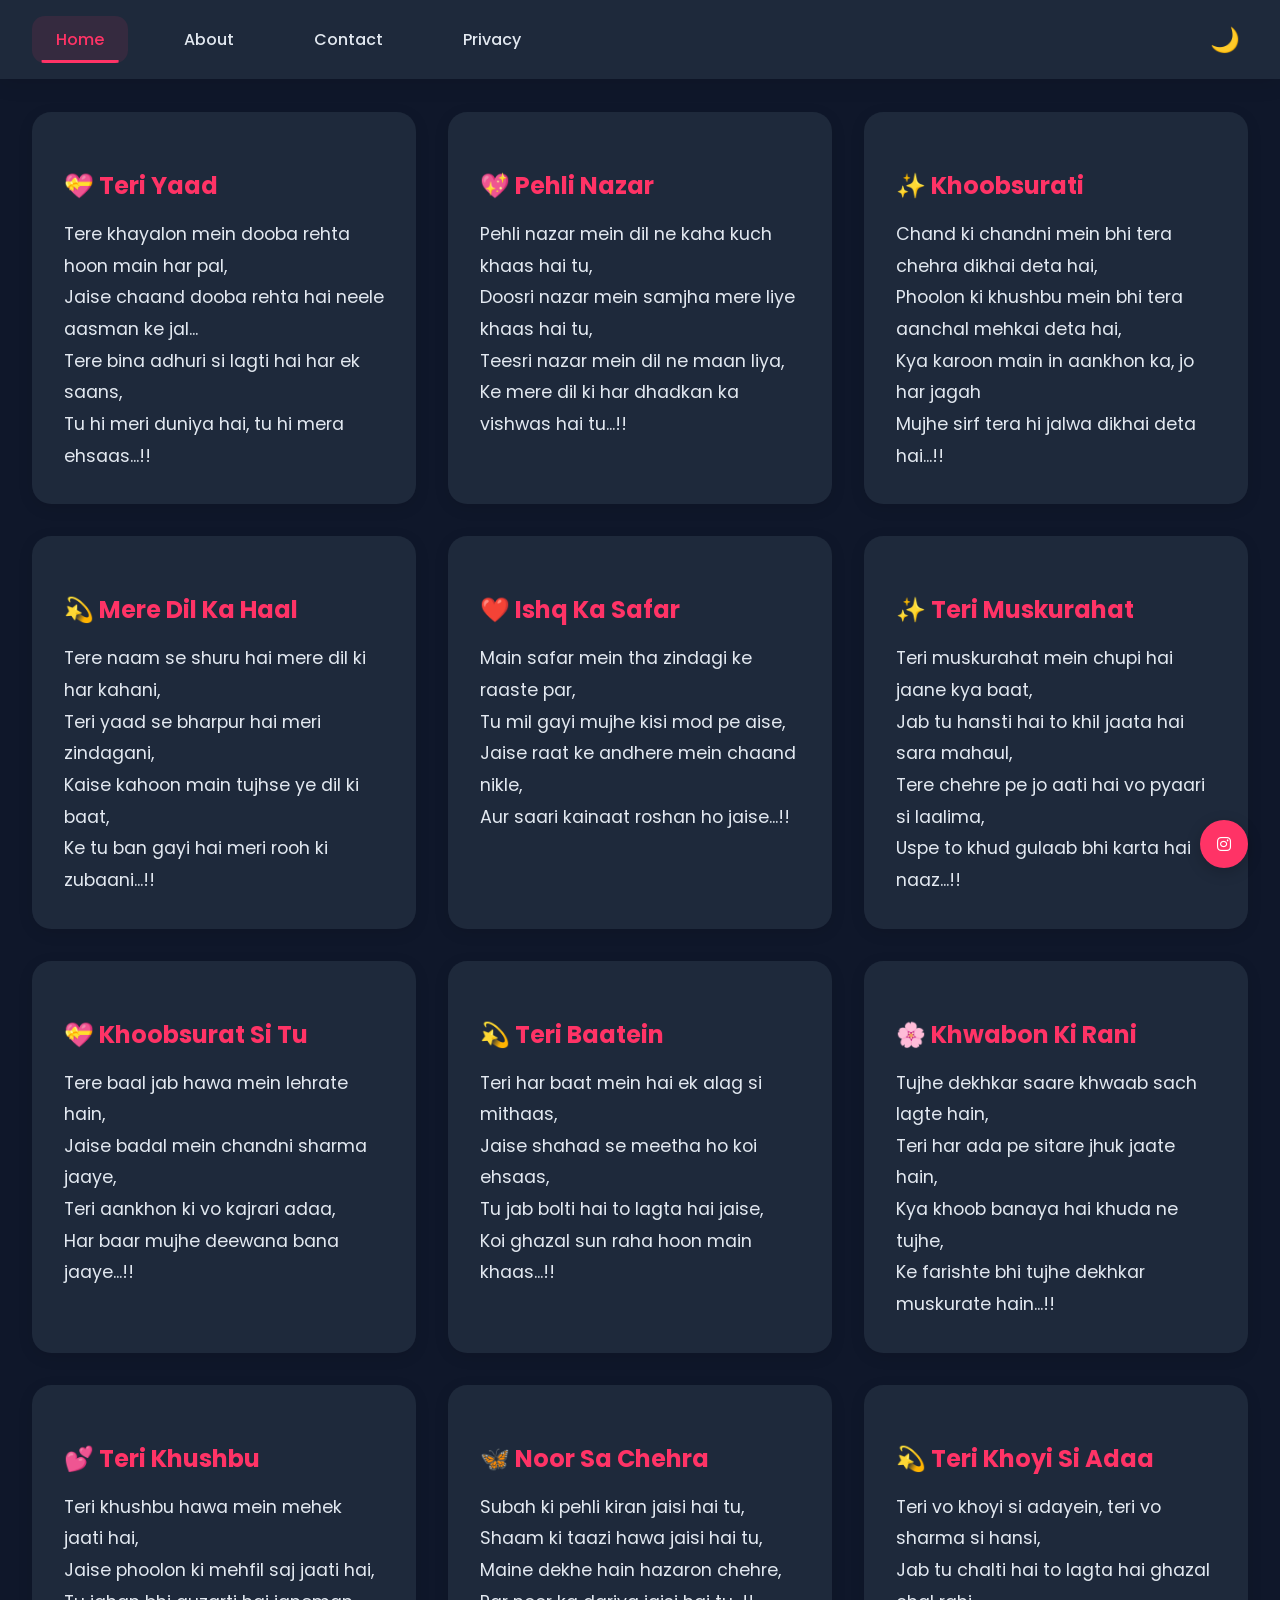
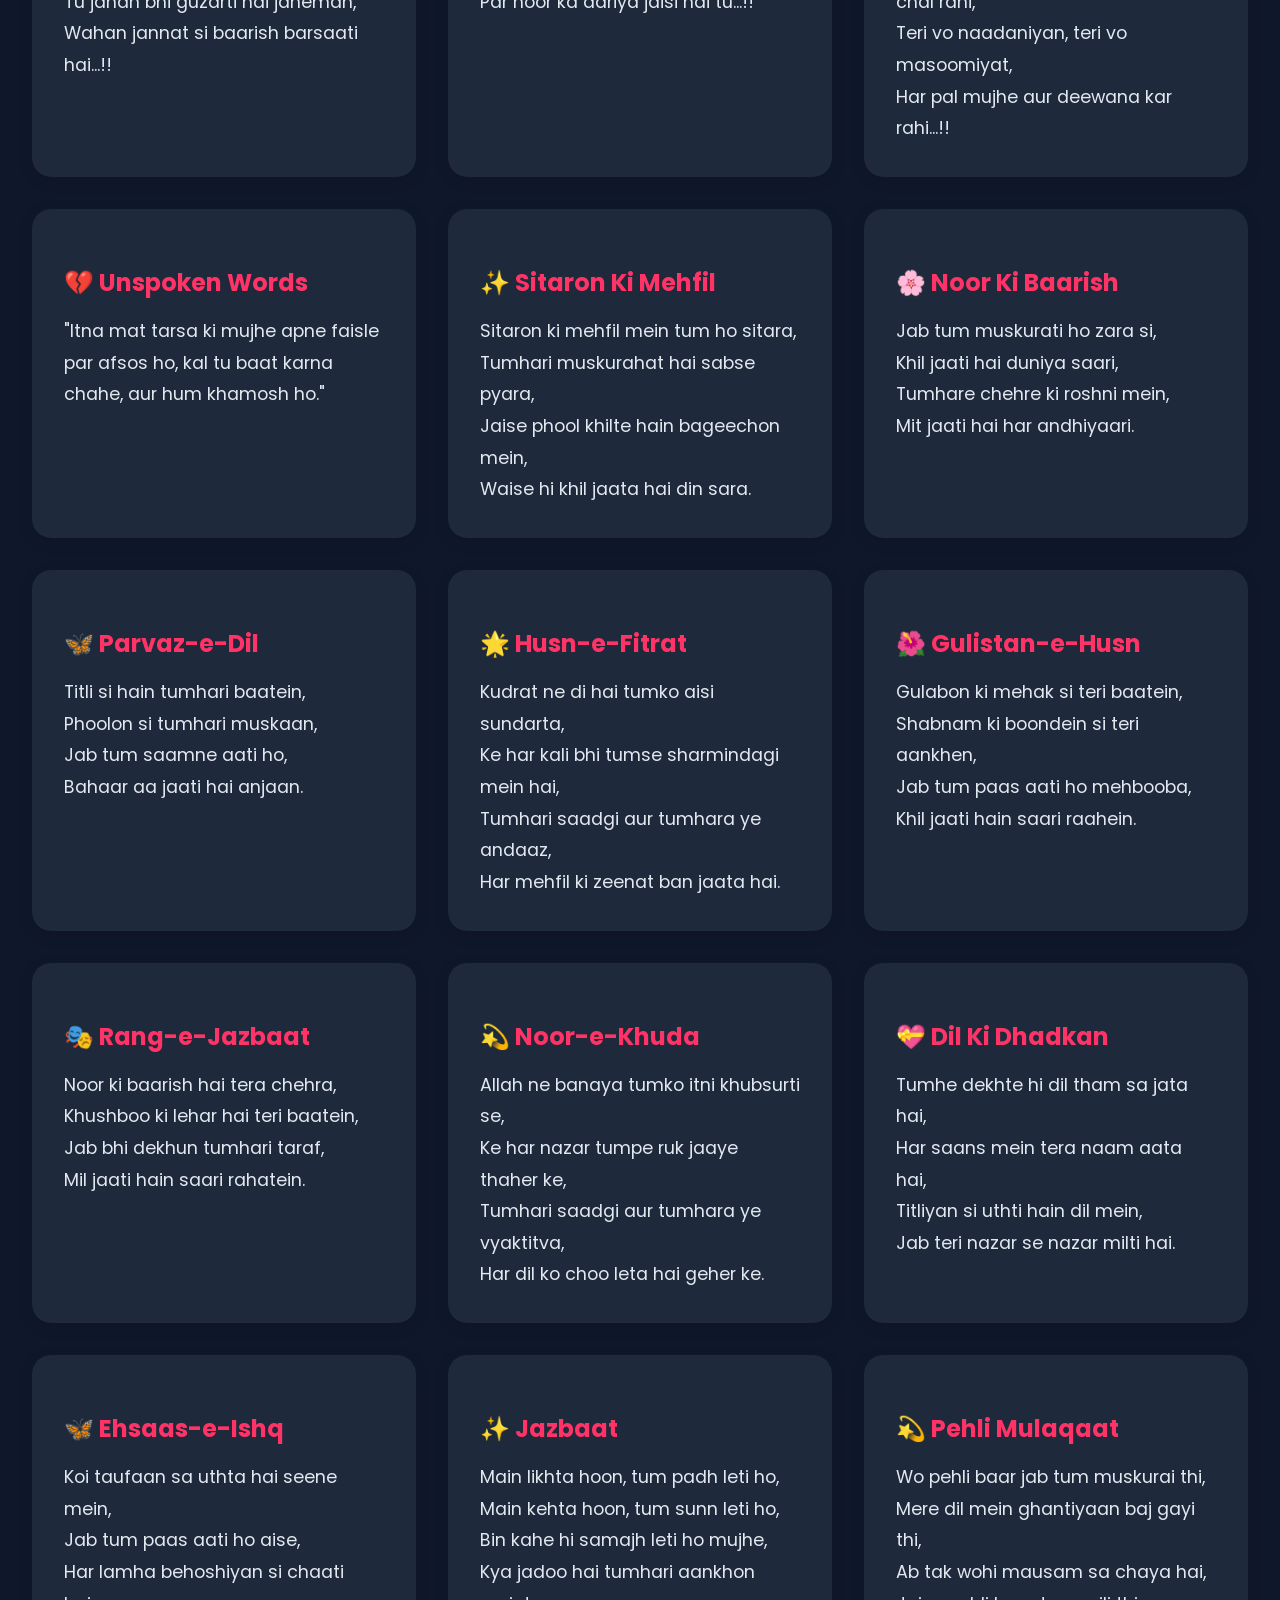
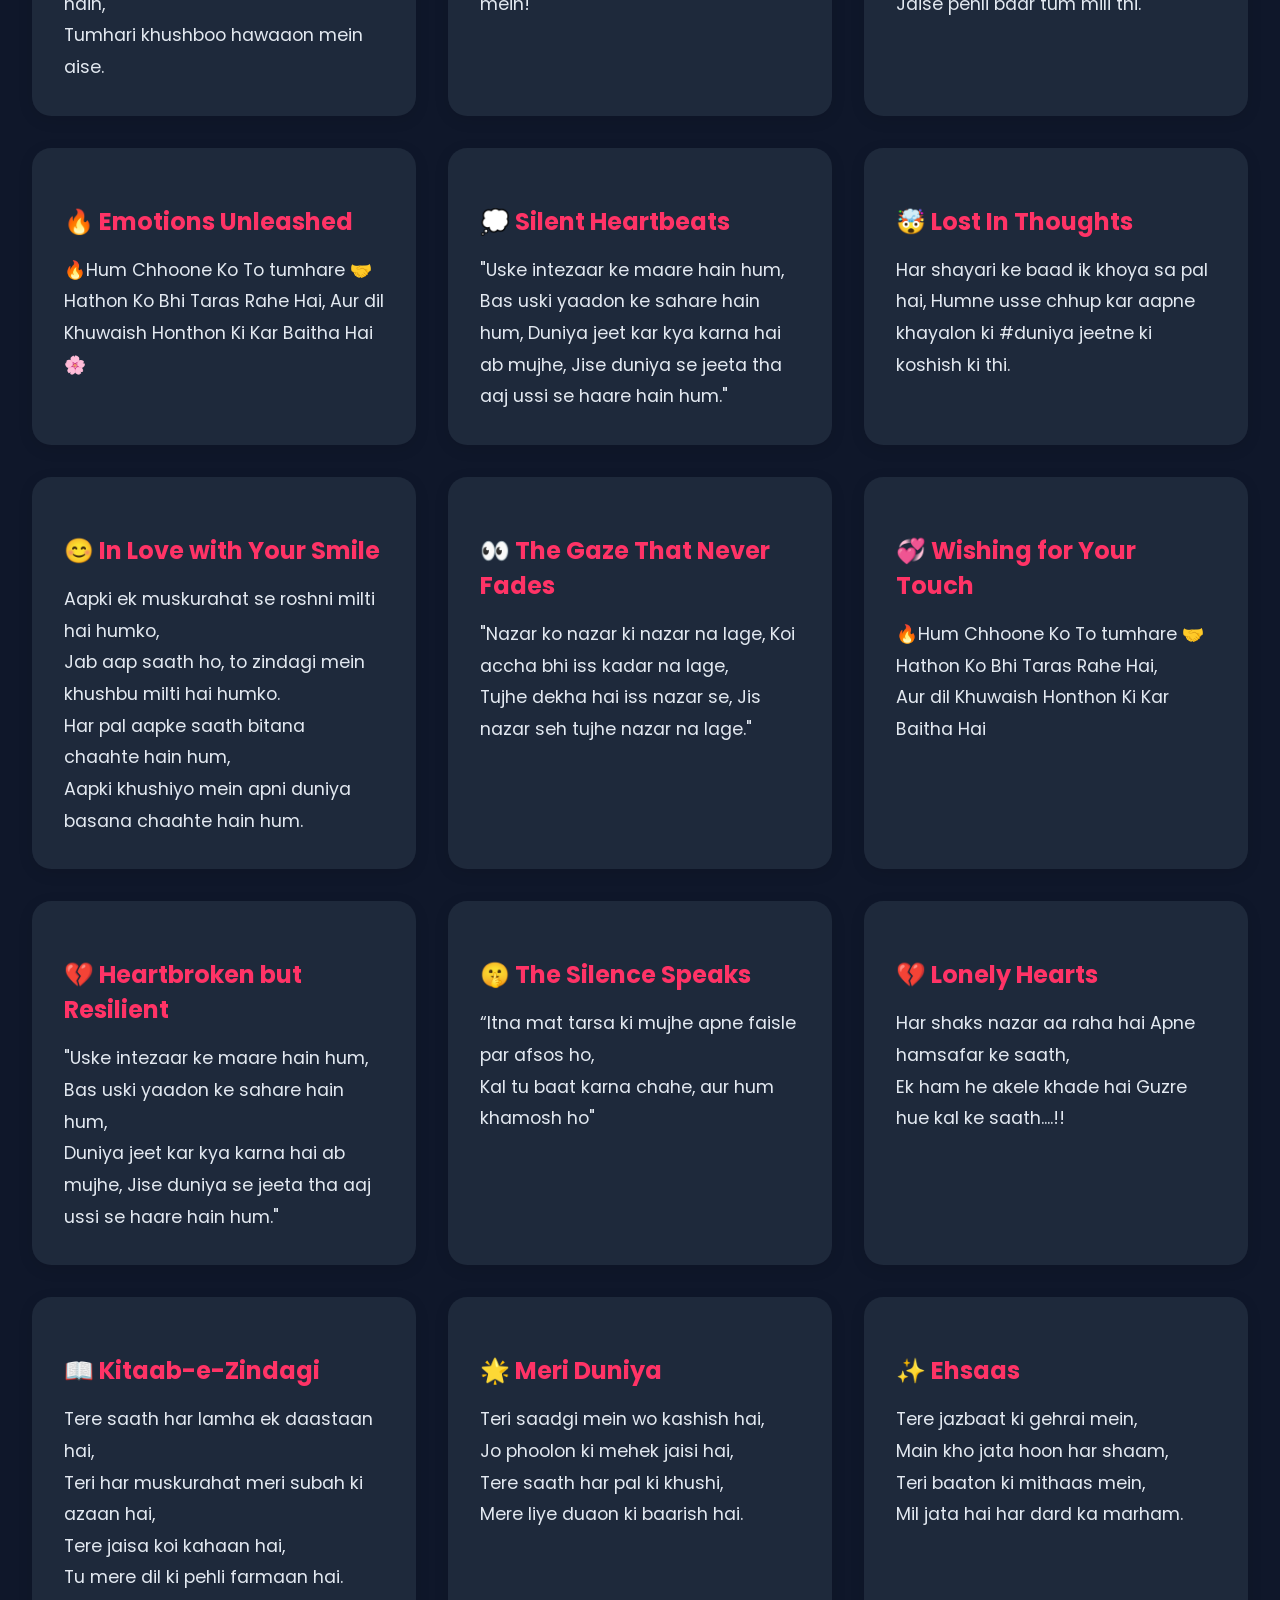
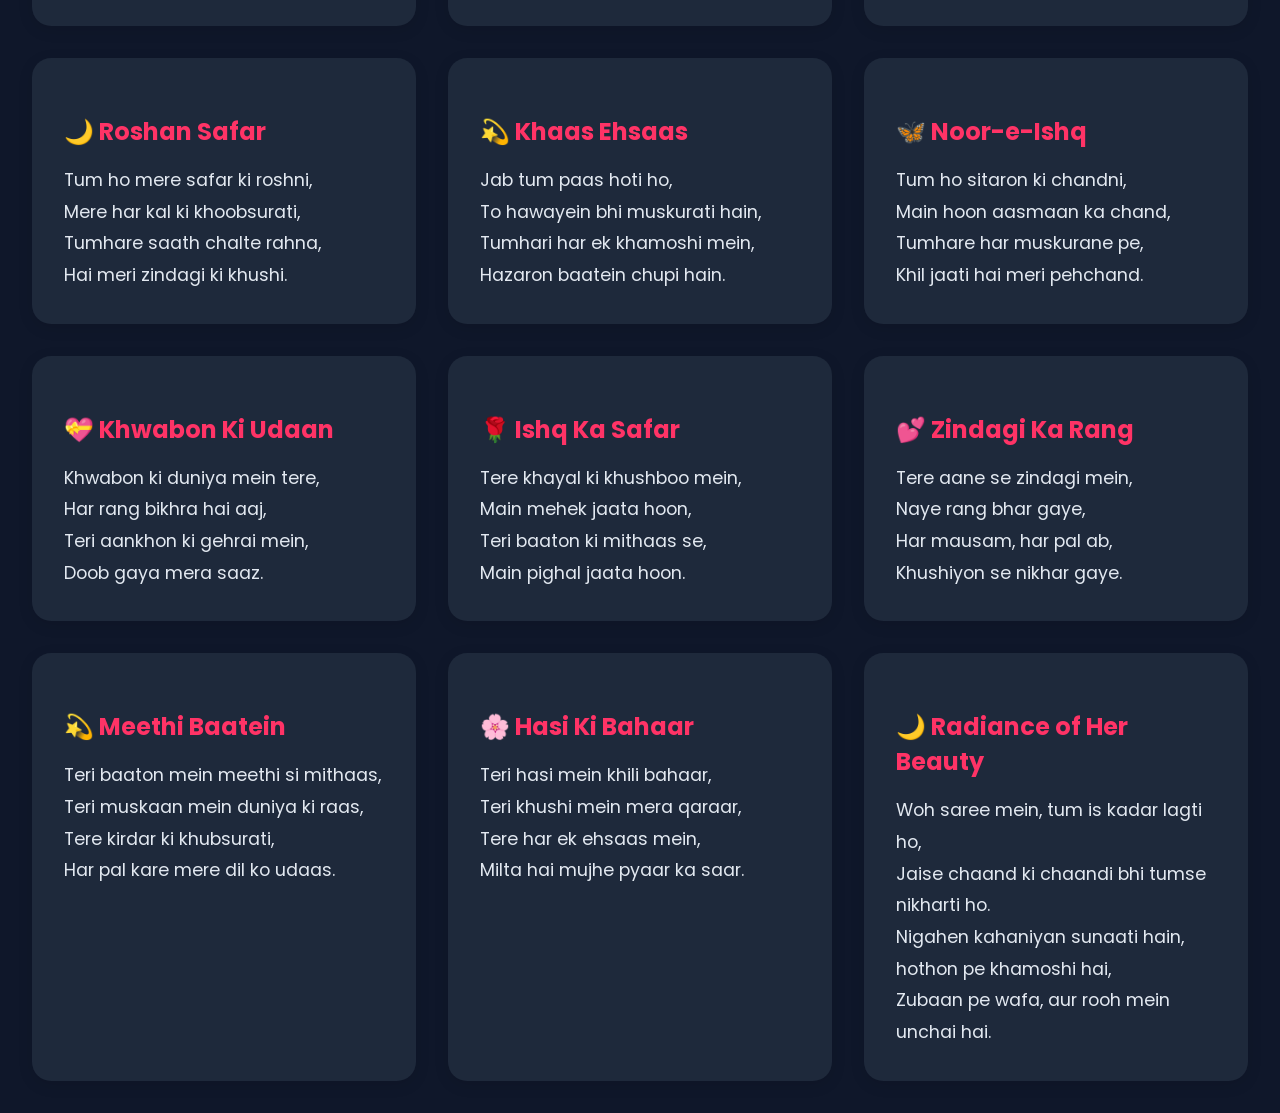
<file: index.html>
<!DOCTYPE html>
<html lang="en">
<head>
		<!-- SEO, Analytics, and Ads -->
		<meta charset="UTF-8">
		<meta name="viewport" content="width=device-width, initial-scale=1.0">
		<!-- Enhanced Meta Tags and Keywords for Shayari Website -->
		<meta name="keywords" content="shayari, love shayari, दिल की शायरी, romantic shayari, रोमांटिक शायरी, sad shayari, दर्द भरी शायरी, heart touching shayari, बेस्ट शायरी, two line shayari, दो लाइन शायरी, latest shayari, नई शायरी, hindi shayari, हिंदी शायरी, urdu shayari, उर्दू शायरी, emotional shayari, instagram shayari, whatsapp status shayari, life shayari, जिंदगी शायरी, mohabbat shayari, मोहब्बत शायरी, ishq shayari, इश्क़ शायरी, dard bhari shayari, breakup shayari, ब्रेकअप शायरी, friendship shayari, दोस्ती शायरी, good morning shayari, गुड मॉर्निंग शायरी, good night shayari, attitude shayari, एटीट्यूड शायरी, birthday shayari, जन्मदिन शायरी, motivational shayari, प्रेरणादायक शायरी, funny shayari, मजेदार शायरी, bewafa shayari, बेवफा शायरी, anniversary shayari, marriage shayari, शादी शायरी, festival shayari, त्योहार शायरी, rain shayari, बारिश शायरी, beautiful shayari, खूबसूरत शायरी, short shayari, छोटी शायरी, love quotes hindi, प्रेम कोट्स, romantic quotes hindi, sad quotes hindi, shayari image, शायरी इमेज, shayari photo, shayari status, shayari collection, best shayari 2024, viral shayari, trending shayari, new shayari, नई शायरी 2024, poetry hindi, कविता हिंदी, hindi kavita, हिंदी कविता, love poetry hindi, shayari video, shayari download, shayari app, shayari website, top shayari, famous shayari, मशहूर शायरी, classic shayari, क्लासिक शायरी">
		<meta name="description" content="Discover India's most heartfelt collection of Hindi & Urdu Shayari at Cloutsarcasm. Daily updates of romantic shayari, sad shayari, love quotes, emotional poetry, life shayari, and more. Experience the magic of words with our trending shayari collection perfect for WhatsApp status and Instagram. From दिल की शायरी to मोहब्बत शायरी, find every emotion in beautiful words.">
		<meta name="author" content="Cloutsarcasm">
		<meta name="google-adsense-account" content="ca-pub-9869872879491570">
		<link rel="canonical" href="https://shayari.drdhaval.in/">
		<link rel="icon" href="https://raw.githubusercontent.com/cloutsarcasm/cloutsarcasm.github.io/main/favicon.ico" type="image/x-icon">

		<!-- Google Analytics (GA4) -->
		<script async src="https://www.googletagmanager.com/gtag/js?id=G-YDWDVG533B"></script>
		<script>
		  window.dataLayer = window.dataLayer || [];
		  function gtag(){dataLayer.push(arguments);}
		  gtag('js', new Date());
		  gtag('config', 'G-YDWDVG533B');
		</script>
	
		<script async custom-element="amp-auto-ads"
		        src="https://cdn.ampproject.org/v0/amp-auto-ads-0.1.js">
		</script>
		<!-- Google AdSense -->
		<script async src="https://pagead2.googlesyndication.com/pagead/js/adsbygoogle.js"></script>
		<script>
		  (adsbygoogle = window.adsbygoogle || []).push({
			google_ad_client: "ca-pub-9869872879491570",
			enable_page_level_ads: true
		  });
		</script>

		<!-- Structured Data for SEO -->
		<script type="application/ld+json">
		{
		  "@context": "https://schema.org",
		  "@type": "WebSite",
		  "name": "Bittaval Shayari - Cloutsarcasm",
		  "url": "https://shayari.drdhaval.in/",
		  "description": "Journey through the depths of love, heartbreak, and life's beautiful moments with Cloutsarcasm's soul-stirring Shayari collection in Hindi, Where every word tells a story, every verse touches the heart.",
		  "publisher": {
			"@type": "Organization",
			"name": "Cloutsarcasm",
			"logo": {
			  "@type": "ImageObject",
			  "url": "https://shayari.drdhaval.in/logo.jpg"
			}
		  },
		  "mainEntityOfPage": "https://shayari.drdhaval.in/",
		  "image": "https://shayari.drdhaval.in/logo.jpg",
		  "keywords": "Shayari, Love Shayari, Heartbreak Shayari, Hindi Shayari, Urdu Shayari, Romantic Poetry, Cloutsarcasm",
		  "potentialAction": {
			"@type": "SearchAction",
			"target": "https://shayari.drdhaval.in/?q={search_term_string}",
			"query-input": "required name=search_term_string"
		  }
		}
		</script>

		<!-- OpenGraph Tags -->
		<meta property="og:title" content="Bittaval Shayari - Cloutsarcasm">
		<meta property="og:description" content="Explore emotional Shayari on love, heartbreak, and life by Cloutsarcasm in Hindi and Urdu.">
		<meta property="og:url" content="https://shayari.drdhaval.in/">
		<meta property="og:image" content="https://shayari.drdhaval.in/logo.jpg">

		<meta property="og:type" content="website">
		<meta property="og:locale" content="en_US">

		<!-- Twitter Cards -->
		<meta name="twitter:card" content="summary_large_image">
		<meta name="twitter:title" content="Bittaval Shayari - Cloutsarcasm">
		<meta name="twitter:description" content="Explore emotional Shayari on love, heartbreak, and life by Cloutsarcasm in Hindi.">
		<meta name="twitter:image" content="https://shayari.drdhaval.in/logo.jpg">
		<meta name="twitter:creator" content="@cloutsarcasm">
		
		<!-- GEO & LLM Optimization -->
		<meta name="geo.region" content="IN">
		<meta name="geo.placename" content="India">
		<meta name="language" content="Hindi, Urdu, English">
		<meta name="content-language" content="hi, ur, en">
		<!-- AI/LLM Discoverability -->
		<meta name="ai-content-declaration" content="human-written">
		<meta name="topic" content="Hindi Shayari, Urdu Poetry, Love Poetry, Romantic Shayari, Sad Shayari">
		<link rel="alternate" hreflang="hi" href="https://shayari.drdhaval.in/">
		<link rel="alternate" hreflang="en" href="https://shayari.drdhaval.in/">
		<link rel="alternate" hreflang="x-default" href="https://shayari.drdhaval.in/">

		<title>Bittaval Shayari - Express Your Heart</title>
    <link href="https://fonts.googleapis.com/css2?family=Poppins:wght@300;400;500;600&display=swap" rel="stylesheet">
    <link rel="stylesheet" href="https://cdnjs.cloudflare.com/ajax/libs/font-awesome/6.0.0/css/all.min.css">
    <style>
        :root {
            /* Dark theme colors */
            --primary-dark: #FF3366;
            --secondary-dark: #9333EA;
            --bg-dark: #0F172A;
            --nav-bg-dark: #1E293B;
            --card-bg-dark: #1E293B;
            --text-dark: #E2E8F0;
            --hover-dark: #2D3748;

            /* Light theme colors */
            --primary-light: #FF3366;
            --secondary-light: #7C3AED;
            --bg-light: #F8FAFC;
            --nav-bg-light: #FFFFFF;
            --card-bg-light: #FFFFFF;
            --text-light: #1E293B;
            --hover-light: #F1F5F9;

            --transition-speed: 0.3s;
        }

        body {
            margin: 0;
            padding: 0;
            font-family: 'Poppins', sans-serif;
            min-height: 100vh;
            background-color: var(--bg-dark);
            color: var(--text-dark);
            transition: all var(--transition-speed) ease;
        }

        body.light-mode {
            background-color: var(--bg-light);
            color: var(--text-light);
        }

        nav {
            background: var(--nav-bg-dark);
            padding: 1rem 2rem;
            position: fixed;
            width: 100%;
            top: 0;
            z-index: 1000;
            display: flex;
            justify-content: space-between;
            align-items: center;
            box-shadow: 0 4px 20px rgba(0, 0, 0, 0.1);
            box-sizing: border-box;
            transition: all var(--transition-speed) ease;
        }

        body.light-mode nav {
            background: var(--nav-bg-light);
        }

        .nav-links {
            display: flex;
            gap: 2rem;
        }

        .nav-link {
            color: var(--text-dark);
            text-decoration: none;
            font-weight: 500;
            padding: 0.7rem 1.5rem;
            border-radius: 0.8rem;
            transition: all var(--transition-speed);
            position: relative;
            overflow: hidden;
        }

        body.light-mode .nav-link {
            color: var(--text-light);
        }

        .nav-link::after {
            content: '';
            position: absolute;
            bottom: 0;
            left: 50%;
            width: 0;
            height: 3px;
            background: var(--primary-dark);
            transition: all 0.3s ease;
            transform: translateX(-50%);
        }

        .nav-link:hover::after {
            width: 80%;
        }

        .nav-link.active {
            color: var(--primary-dark);
            background: rgba(255, 51, 102, 0.1);
        }

        .nav-link.active::after {
            width: 80%;
        }

        .theme-toggle {
            background: none;
            border: none;
            color: var(--text-dark);
            font-size: 1.5rem;
            cursor: pointer;
            padding: 0.5rem;
            border-radius: 50%;
            transition: all var(--transition-speed);
        }

        body.light-mode .theme-toggle {
            color: var(--text-light);
        }

        .theme-toggle:hover {
            transform: rotate(360deg);
            color: var(--primary-dark);
        }

        .content {
            display: none;
            padding: 7rem 2rem 2rem;
            opacity: 0;
            transform: translateY(20px);
        }

        .content.active {
            display: block;
            animation: fadeInUp 0.5s ease forwards;
        }

        .shayari-grid {
            display: grid;
            grid-template-columns: repeat(auto-fit, minmax(320px, 1fr));
            gap: 2rem;
            max-width: 1400px;
            margin: 0 auto;
        }

        .shayari-card {
            background: var(--card-bg-dark);
            border-radius: 1.2rem;
            padding: 2rem;
            box-shadow: 0 4px 15px rgba(0, 0, 0, 0.1);
            transition: all var(--transition-speed);
            position: relative;
            overflow: hidden;
            cursor: pointer;
        }

        body.light-mode .shayari-card {
            background: var(--card-bg-light);
        }

        .shayari-card::before {
            content: '';
            position: absolute;
            top: 0;
            left: 0;
            width: 100%;
            height: 100%;
            background: linear-gradient(45deg, var(--primary-dark), var(--secondary-dark));
            opacity: 0;
            transition: all var(--transition-speed);
            z-index: 0;
        }

        .shayari-card:hover {
            transform: translateY(-10px) scale(1.02);
            box-shadow: 0 8px 30px rgba(0, 0, 0, 0.2);
        }

        .shayari-card:hover::before {
            opacity: 0.1;
        }

        .shayari-card h3 {
            color: var(--primary-dark);
            margin-bottom: 1rem;
            font-size: 1.5rem;
            position: relative;
            z-index: 1;
        }

        .shayari-card p {
            line-height: 1.8;
            margin: 0;
            font-size: 1.1rem;
            position: relative;
            z-index: 1;
        }

        .social-links {
            position: fixed;
            bottom: 2rem;
            right: 2rem;
            display: flex;
            flex-direction: column;
            gap: 1rem;
            z-index: 100;
        }

        .social-link {
            background: var(--primary-dark);
            color: white;
            width: 3rem;
            height: 3rem;
            border-radius: 50%;
            display: flex;
            align-items: center;
            justify-content: center;
            text-decoration: none;
            transition: all var(--transition-speed);
            box-shadow: 0 4px 15px rgba(0, 0, 0, 0.2);
        }

        .social-link:hover {
            transform: translateY(-5px) scale(1.1);
            background: var(--secondary-dark);
        }

        .page-content {
            max-width: 800px;
            margin: 0 auto;
            padding: 2rem;
            background: var(--card-bg-dark);
            border-radius: 1.2rem;
            box-shadow: 0 4px 15px rgba(0, 0, 0, 0.1);
            transition: all var(--transition-speed);
        }

        body.light-mode .page-content {
            background: var(--card-bg-light);
        }

        @keyframes fadeInUp {
            from {
                opacity: 0;
                transform: translateY(20px);
            }
            to {
                opacity: 1;
                transform: translateY(0);
            }
        }

        @media (max-width: 768px) {
            .nav-links {
                gap: 0.5rem;
            }
            
            .nav-link {
                padding: 0.5rem 1rem;
                font-size: 0.9rem;
            }

            .social-links {
                bottom: 1rem;
                right: 1rem;
            }

            .social-link {
                width: 2.5rem;
                height: 2.5rem;
            }
        }
    </style>
</head>
<body class="dark-mode">
    <nav>
        <div class="nav-links">
            <a href="#" class="nav-link active" data-page="home">Home</a>
            <a href="#" class="nav-link" data-page="about">About</a>
            <a href="#" class="nav-link" data-page="contact">Contact</a>
            <a href="#" class="nav-link" data-page="privacy">Privacy</a>
        </div>
        <button class="theme-toggle" aria-label="Toggle theme">🌙</button>
    </nav>

    <main>
        <section id="home" class="content active">
		<div class="shayari-grid">
<div class="shayari-card">
<h3>💝 Teri Yaad</h3>
<p>
Tere khayalon mein dooba rehta hoon main har pal,<br>
Jaise chaand dooba rehta hai neele aasman ke jal...<br>
Tere bina adhuri si lagti hai har ek saans,<br>
Tu hi meri duniya hai, tu hi mera ehsaas...!!
</p>
</div>

<div class="shayari-card">
<h3>💖 Pehli Nazar</h3>
<p>
Pehli nazar mein dil ne kaha kuch khaas hai tu,<br>
Doosri nazar mein samjha mere liye khaas hai tu,<br>
Teesri nazar mein dil ne maan liya,<br>
Ke mere dil ki har dhadkan ka vishwas hai tu...!!
</p>
</div>

<div class="shayari-card">
<h3>✨ Khoobsurati</h3>
<p>
Chand ki chandni mein bhi tera chehra dikhai deta hai,<br>
Phoolon ki khushbu mein bhi tera aanchal mehkai deta hai,<br>
Kya karoon main in aankhon ka, jo har jagah<br>
Mujhe sirf tera hi jalwa dikhai deta hai...!!
</p>
</div>

<div class="shayari-card">
<h3>💫 Mere Dil Ka Haal</h3>
<p>
Tere naam se shuru hai mere dil ki har kahani,<br>
Teri yaad se bharpur hai meri zindagani,<br>
Kaise kahoon main tujhse ye dil ki baat,<br>
Ke tu ban gayi hai meri rooh ki zubaani...!!
</p>
</div>

<div class="shayari-card">
<h3>❤️ Ishq Ka Safar</h3>
<p>
Main safar mein tha zindagi ke raaste par,<br>
Tu mil gayi mujhe kisi mod pe aise,<br>
Jaise raat ke andhere mein chaand nikle,<br>
Aur saari kainaat roshan ho jaise...!!
</p>
</div>

<div class="shayari-card">
<h3>✨ Teri Muskurahat</h3>
<p>
Teri muskurahat mein chupi hai jaane kya baat,<br>
Jab tu hansti hai to khil jaata hai sara mahaul,<br>
Tere chehre pe jo aati hai vo pyaari si laalima,<br>
Uspe to khud gulaab bhi karta hai naaz...!!
</p>
</div>

<div class="shayari-card">
<h3>💝 Khoobsurat Si Tu</h3>
<p>
Tere baal jab hawa mein lehrate hain,<br>
Jaise badal mein chandni sharma jaaye,<br>
Teri aankhon ki vo kajrari adaa,<br>
Har baar mujhe deewana bana jaaye...!!
</p>
</div>

<div class="shayari-card">
<h3>💫 Teri Baatein</h3>
<p>
Teri har baat mein hai ek alag si mithaas,<br>
Jaise shahad se meetha ho koi ehsaas,<br>
Tu jab bolti hai to lagta hai jaise,<br>
Koi ghazal sun raha hoon main khaas...!!
</p>
</div>

<div class="shayari-card">
<h3>🌸 Khwabon Ki Rani</h3>
<p>
Tujhe dekhkar saare khwaab sach lagte hain,<br>
Teri har ada pe sitare jhuk jaate hain,<br>
Kya khoob banaya hai khuda ne tujhe,<br>
Ke farishte bhi tujhe dekhkar muskurate hain...!!
</p>
</div>

<div class="shayari-card">
<h3>💕 Teri Khushbu</h3>
<p>
Teri khushbu hawa mein mehek jaati hai,<br>
Jaise phoolon ki mehfil saj jaati hai,<br>
Tu jahan bhi guzarti hai janeman,<br>
Wahan jannat si baarish barsaati hai...!!
</p>
</div>

<div class="shayari-card">
<h3>🦋 Noor Sa Chehra</h3>
<p>
Subah ki pehli kiran jaisi hai tu,<br>
Shaam ki taazi hawa jaisi hai tu,<br>
Maine dekhe hain hazaron chehre,<br>
Par noor ka dariya jaisi hai tu...!!
</p>
</div>

<div class="shayari-card">
<h3>💫 Teri Khoyi Si Adaa</h3>
<p>
Teri vo khoyi si adayein, teri vo sharma si hansi,<br>
Jab tu chalti hai to lagta hai ghazal chal rahi,<br>
Teri vo naadaniyan, teri vo masoomiyat,<br>
Har pal mujhe aur deewana kar rahi...!!
</p>
</div>

		<div class="shayari-card">
    <h3>💔 Unspoken Words</h3>
    <p>"Itna mat tarsa ki mujhe apne faisle par afsos ho, kal tu baat karna chahe, aur hum khamosh ho."</p>
</div>

<div class="shayari-card">
    <h3>✨ Sitaron Ki Mehfil</h3>
    <p>Sitaron ki mehfil mein tum ho sitara,<br>
    Tumhari muskurahat hai sabse pyara,<br>
    Jaise phool khilte hain bageechon mein,<br>
    Waise hi khil jaata hai din sara.</p>
</div>

<div class="shayari-card">
    <h3>🌸 Noor Ki Baarish</h3>
    <p>Jab tum muskurati ho zara si,<br>
    Khil jaati hai duniya saari,<br>
    Tumhare chehre ki roshni mein,<br>
    Mit jaati hai har andhiyaari.</p>
</div>

<div class="shayari-card">
    <h3>🦋 Parvaz-e-Dil</h3>
    <p>Titli si hain tumhari baatein,<br>
    Phoolon si tumhari muskaan,<br>
    Jab tum saamne aati ho,<br>
    Bahaar aa jaati hai anjaan.</p>
</div>

<div class="shayari-card">
    <h3>🌟 Husn-e-Fitrat</h3>
    <p>Kudrat ne di hai tumko aisi sundarta,<br>
    Ke har kali bhi tumse sharmindagi mein hai,<br>
    Tumhari saadgi aur tumhara ye andaaz,<br>
    Har mehfil ki zeenat ban jaata hai.</p>
</div>

<div class="shayari-card">
    <h3>🌺 Gulistan-e-Husn</h3>
    <p>Gulabon ki mehak si teri baatein,<br>
    Shabnam ki boondein si teri aankhen,<br>
    Jab tum paas aati ho mehbooba,<br>
    Khil jaati hain saari raahein.</p>
</div>

<div class="shayari-card">
    <h3>🎭 Rang-e-Jazbaat</h3>
    <p>Noor ki baarish hai tera chehra,<br>
    Khushboo ki lehar hai teri baatein,<br>
    Jab bhi dekhun tumhari taraf,<br>
    Mil jaati hain saari rahatein.</p>
</div>

<div class="shayari-card">
    <h3>💫 Noor-e-Khuda</h3>
    <p>Allah ne banaya tumko itni khubsurti se,<br>
    Ke har nazar tumpe ruk jaaye thaher ke,<br>
    Tumhari saadgi aur tumhara ye vyaktitva,<br>
    Har dil ko choo leta hai geher ke.</p>
</div>

<div class="shayari-card">
    <h3>💝 Dil Ki Dhadkan</h3>
    <p>Tumhe dekhte hi dil tham sa jata hai, <br>
    Har saans mein tera naam aata hai, <br>
    Titliyan si uthti hain dil mein, <br>
    Jab teri nazar se nazar milti hai.</p>
</div>
<div class="shayari-card">
    <h3>🦋 Ehsaas-e-Ishq</h3>
    <p>Koi taufaan sa uthta hai seene mein, <br>
    Jab tum paas aati ho aise, <br>
    Har lamha behoshiyan si chaati hain, <br>
    Tumhari khushboo hawaaon mein aise.</p>
</div>
<div class="shayari-card">
    <h3>✨ Jazbaat</h3>
    <p>Main likhta hoon, tum padh leti ho, <br>
    Main kehta hoon, tum sunn leti ho, <br>
    Bin kahe hi samajh leti ho mujhe, <br>
    Kya jadoo hai tumhari aankhon mein!</p>
</div>
<div class="shayari-card">
    <h3>💫 Pehli Mulaqaat</h3>
    <p>Wo pehli baar jab tum muskurai thi, <br>
    Mere dil mein ghantiyaan baj gayi thi, <br>
    Ab tak wohi mausam sa chaya hai, <br>
    Jaise pehli baar tum mili thi.</p>
</div>

<!-- The previously provided Shayari examples (you can keep these as well) -->
<div class="shayari-card">
    <h3>🔥 Emotions Unleashed</h3>
    <p>🔥Hum Chhoone Ko To tumhare 🤝Hathon Ko Bhi Taras Rahe Hai, Aur dil Khuwaish Honthon Ki Kar Baitha Hai🌸</p>
</div>

<div class="shayari-card">
    <h3>💭 Silent Heartbeats</h3>
    <p>"Uske intezaar ke maare hain hum, Bas uski yaadon ke sahare hain hum, Duniya jeet kar kya karna hai ab mujhe, Jise duniya se jeeta tha aaj ussi se haare hain hum."</p>
</div>

<div class="shayari-card">
    <h3>🤯 Lost In Thoughts</h3>
    <p>Har shayari ke baad ik khoya sa pal hai, Humne usse chhup kar aapne khayalon ki #duniya jeetne ki koshish ki thi.</p>
</div>

<div class="shayari-card">
    <h3>😊 In Love with Your Smile</h3>
    <p>Aapki ek muskurahat se roshni milti hai humko, <br> Jab aap saath ho, to zindagi mein khushbu milti hai humko. <br> Har pal aapke saath bitana chaahte hain hum, <br> Aapki khushiyo mein apni duniya basana chaahte hain hum.</p>
</div>

<div class="shayari-card">
    <h3>👀 The Gaze That Never Fades</h3>
    <p>"Nazar ko nazar ki nazar na lage, Koi accha bhi iss kadar na lage, <br> Tujhe dekha hai iss nazar se, Jis nazar seh tujhe nazar na lage."</p>
</div>

<div class="shayari-card">
    <h3>💞 Wishing for Your Touch</h3>
    <p>🔥Hum Chhoone Ko To tumhare 🤝Hathon Ko Bhi Taras Rahe Hai, <br> Aur dil Khuwaish Honthon Ki Kar Baitha Hai</p>
</div>

<div class="shayari-card">
    <h3>💔 Heartbroken but Resilient</h3>
    <p>"Uske intezaar ke maare hain hum, Bas uski yaadon ke sahare hain hum, <br> Duniya jeet kar kya karna hai ab mujhe, Jise duniya se jeeta tha aaj ussi se haare hain hum."</p>
</div>

<div class="shayari-card">
    <h3>🤫 The Silence Speaks</h3>
    <p>“Itna mat tarsa ki mujhe apne faisle par afsos ho, <br> Kal tu baat karna chahe, aur hum khamosh ho"</p>
</div>

<div class="shayari-card">
    <h3>💔 Lonely Hearts</h3>
    <p>Har shaks nazar aa raha hai Apne hamsafar ke saath, <br> Ek ham he akele khade hai Guzre hue kal ke saath....!!</p>
</div>

<div class="shayari-card">
    <h3>📖 Kitaab-e-Zindagi</h3>
    <p>Tere saath har lamha ek daastaan hai, <br>
    Teri har muskurahat meri subah ki azaan hai, <br>
    Tere jaisa koi kahaan hai, <br>
    Tu mere dil ki pehli farmaan hai.</p>
</div>
<div class="shayari-card">
    <h3>🌟 Meri Duniya</h3>
    <p>Teri saadgi mein wo kashish hai, <br>
    Jo phoolon ki mehek jaisi hai, <br>
    Tere saath har pal ki khushi, <br>
    Mere liye duaon ki baarish hai.</p>
</div>
<div class="shayari-card">
    <h3>✨ Ehsaas</h3>
    <p>Tere jazbaat ki gehrai mein, <br>
    Main kho jata hoon har shaam, <br>
    Teri baaton ki mithaas mein, <br>
    Mil jata hai har dard ka marham.</p>
</div>
<div class="shayari-card">
    <h3>🌙 Roshan Safar</h3>
    <p>Tum ho mere safar ki roshni, <br>
    Mere har kal ki khoobsurati, <br>
    Tumhare saath chalte rahna, <br>
    Hai meri zindagi ki khushi.</p>
</div>
<div class="shayari-card">
    <h3>💫 Khaas Ehsaas</h3>
    <p>Jab tum paas hoti ho, <br>
    To hawayein bhi muskurati hain, <br>
    Tumhari har ek khamoshi mein, <br>
    Hazaron baatein chupi hain.</p>
</div>
<div class="shayari-card">
    <h3>🦋 Noor-e-Ishq</h3>
    <p>Tum ho sitaron ki chandni, <br>
    Main hoon aasmaan ka chand, <br>
    Tumhare har muskurane pe, <br>
    Khil jaati hai meri pehchand.</p>
</div>
<div class="shayari-card">
    <h3>💝 Khwabon Ki Udaan</h3>
    <p>Khwabon ki duniya mein tere, <br>
    Har rang bikhra hai aaj, <br>
    Teri aankhon ki gehrai mein, <br>
    Doob gaya mera saaz.</p>
</div>
<div class="shayari-card">
    <h3>🌹 Ishq Ka Safar</h3>
    <p>Tere khayal ki khushboo mein, <br>
    Main mehek jaata hoon, <br>
    Teri baaton ki mithaas se, <br>
    Main pighal jaata hoon.</p>
</div>
<div class="shayari-card">
    <h3>💕 Zindagi Ka Rang</h3>
    <p>Tere aane se zindagi mein, <br>
    Naye rang bhar gaye, <br>
    Har mausam, har pal ab, <br>
    Khushiyon se nikhar gaye.</p>
</div>
<div class="shayari-card">
    <h3>💫 Meethi Baatein</h3>
    <p>Teri baaton mein meethi si mithaas, <br>
    Teri muskaan mein duniya ki raas, <br>
    Tere kirdar ki khubsurati, <br>
    Har pal kare mere dil ko udaas.</p>
</div>
<div class="shayari-card">
    <h3>🌸 Hasi Ki Bahaar</h3>
    <p>Teri hasi mein khili bahaar, <br>
    Teri khushi mein mera qaraar, <br>
    Tere har ek ehsaas mein, <br>
    Milta hai mujhe pyaar ka saar.</p>
</div>
<div class="shayari-card">
    <h3>🌙 Radiance of Her Beauty</h3>
    <p>Woh saree mein, tum is kadar lagti ho, <br> Jaise chaand ki chaandi bhi tumse nikharti ho. <br> Nigahen kahaniyan sunaati hain, hothon pe khamoshi hai, <br> Zubaan pe wafa, aur rooh mein unchai hai.</p>
</div>

        </section>
     <section id="about" class="content">
            <div class="page-content">
        <h2>कलम की कहानी - A Heart's Silent Poetry</h2>
        
        <div class="story-section">
            <p>
                Do you remember your first love? That pure, innocent feeling that made your heart skip a beat? Mine began in those simple school corridors, where time seemed to slow down every morning as she walked past. Her dupatta would dance with the morning breeze, carrying with it a fragrance that made my heart write poetry I didn't even know I was capable of. She carried her books close to her heart - just as I carried her memories in mine.
            </p>

            <div class="shayari-quote">
                <em>
                "वो जब भी गुज़रती थी सुबह की धूप में,<br>
                खुशबुओं के मौसम जैसे छा जाते थे,<br>
                मैं कुछ लिखना चाहता था उस पल में,<br>
                पर लफ्ज़ भी शर्मा जाते थे..."
                </em>
            </div>

            <p>
                Our homes were just streets apart in the same mohalla, yet my heart felt the distance of oceans. Every evening, I would wait by my window, pretending to study, just to catch a glimpse of her walking home. Sometimes alone, sometimes with friends - but always carrying that smile that could light up the darkest corners of my heart. Those moments became the ink for pages I filled in secret:
            </p>

            <div class="shayari-quote">
                <em>
                "हर शाम उसी राह पे नज़रें टिकी रहतीं,<br>
                वो गुज़रे तो दिल की धड़कनें थमी रहतीं,<br>
                कुछ कहना चाहता था मैं हर रोज़ उससे,<br>
                पर बेज़ुबान आँखें बस नमी लिए रहतीं..."
                </em>
            </div>

            <p>
                Time is a strange painter - it colors our memories in hues we never expected. I watched her transform from a shy schoolgirl into a confident young woman, while I remained the silent admirer, collecting moments like precious stones. Then came that day - the day I saw her eyes sparkle for someone else. You know that moment when your heart breaks but somehow feels lighter? That's when I learned the true meaning of love.
            </p>

            <div class="shayari-quote">
                <em>
                "देखा जो उसे किसी और की बाहों में,<br>
                टूटा तो दिल, मगर मुस्कुराया भी,<br>
                उसकी खुशी में अपनी खुशी ढूंढ ली,<br>
                शायद प्यार का मतलब भी यही पाया मैंने..."
                </em>
            </div>

            <p>
                These pages of my diary became more than just a collection of words - they became the story of every heart that has loved silently, every soul that has found beauty in pain, every dreamer who learned that sometimes loving from afar is the purest form of love. Each verse I write is a celebration of that first love that taught me how to love without expecting anything in return.
            </p>

            <p>
                Many ask me why my shayari touches hearts so deeply. Perhaps it's because these words aren't just poetry - they're echoes of real heartbeats, whispers of unspoken feelings, and stories of love that found its expression not in union, but in art. After all, isn't that what makes teenage love so beautiful? The purity of feelings that remain unchanged by time, unspoiled by expression, and immortalized in poetry.
            </p>

            <div class="shayari-quote">
                <em>
                "कुछ कहा नहीं, कुछ सुना नहीं,<br>
                फिर भी हर लफ्ज़ में तेरा किस्सा है,<br>
                तू मेरी नहीं, ये जानता हूं मैं,<br>
                पर तेरी यादों से मेरी दुनिया बसी है..."
                </em>
            </div>

            <p>
                Today, when I write these shayaris, I'm not just writing about my story - I'm writing about every heart that has ever loved purely, every soul that has found strength in silence, and every person who has learned that sometimes the most beautiful love stories are the ones that remain untold. Because in the end, some feelings are too pure to be expressed in words, yet too beautiful to remain unwritten.
            </p>

            <div class="final-thought">
                <em>
                "ये किस्सा मेरा नहीं, हर उस दिल की कहानी है,<br>
                जिसने चुपके से किसी को चाहा है,<br>
                हर वो लफ्ज़ जो कहा नहीं गया,<br>
                आज मेरी शायरी बन जाता है..."
                </em>
            </div>
        </div>
    </div>
        </div>

        <div class="page-content">
            <h2>Stay Connected</h2>
            <p>Follow us on Instagram for daily updates and inspiring Shayari. Click below to join our community:</p>
            <ul style="list-style: none; padding: 0; display: flex; justify-content: center; align-items: center; gap: 1rem;">
                <li>
                    <a href="https://www.instagram.com/bittaval/" target="_blank" rel="nofollow noopener noreferrer" 
                       style="display: flex; align-items: center; gap: 0.5rem; text-decoration: none; background: #E4405F; color: white; padding: 0.8rem 1.5rem; border-radius: 5px; font-weight: bold; transition: transform 0.3s ease;">
                        <i class="fab fa-instagram" style="font-size: 1.5rem;"></i>
                        @bittaval
                    </a>
                </li>
            </ul>
            <p>Join us and never miss an update!</p>
        </div>
    </div>
        </section>

        <section id="contact" class="content">
            <div class="page-content">
                        <!-- Welcome Section -->
        <h2>Welcome to Bittaval Shayari</h2>
        <p>
            Bittaval Shayari is more than just a website; it's a community of poetry enthusiasts who believe in the power of words to express, connect, and inspire. Here, we curate a beautiful collection of shayari that speaks to the soul.
        </p>
        <p class="quote">
            "When words fail, poetry takes over."
        </p>

        <!-- Vision Section -->
        <h3>Our Vision</h3>
        <p>
            At Bittaval Shayari, our vision is simple: to bring people closer through the art of poetry. In a fast-paced world, we aim to create a haven where emotions are celebrated, and creativity is nurtured. 
        </p>
        <p>
            Founded by <strong>Cloutsarcasm</strong>, our platform is dedicated to making shayari and poetry accessible to everyone, whether you're a reader looking for inspiration or a writer looking to share your voice.
        </p>

        <!-- Our Journey Section -->
        <h3>Our Journey</h3>
        <p>
            What started as a small passion project has now blossomed into a thriving platform for poets, readers, and dreamers alike. Our journey has been fueled by the love and support of a global audience who shares our passion for poetry and self-expression.
        </p>
        <p>
            From Hindi shayari to contemporary free verse, Bittaval Shayari embraces diversity in language, style, and emotion.
        </p>

        <!-- Offerings Section -->
        <h3>What We Offer</h3>
        <p>
            On Bittaval Shayari, you will find:
        </p>
        <ul>
            <li>Heart-touching romantic shayari</li>
            <li>Motivational and inspirational poetry</li>
            <li>Thought-provoking couplets and ghazals</li>
            <li>A platform for budding poets to showcase their talent</li>
        </ul>
        <p>
            We believe poetry is for everyone, and we are here to provide a space for creativity and expression.
        </p>

        <!-- Call to Action Section -->
        <h3>Join Our Community</h3>
        <p>
            We invite you to become a part of our ever-growing community. Whether you're here to explore or contribute, Bittaval Shayari welcomes you with open arms.
        </p>
        <p>
            Let us celebrate the beauty of shayari together. Connect with us, share your feedback, or submit your creations—we're here to listen.
        </p>
		</div>
        </section>

        <section id="privacy" class="content">
            <div class="page-content">
                <h2>Privacy Policy</h2>
                <p>Welcome to Bittaval Shayari! Your privacy is of utmost importance to us. This Privacy Policy document outlines the types of personal information that is received and collected by Bittaval Shayari, and how it is used.</p>

            <p>By using our website, you agree to the collection and use of information in accordance with this policy.</p>

            <div class="section-title">1. Information We Collect</div>
            <p>We collect personal information that you voluntarily provide when you use our website or interact with us. This may include:</p>
            <ul>
                <li><strong>Personal Identification Information</strong>: Name, email address, etc., when you contact us or subscribe to updates.</li>
                <li><strong>Log Data</strong>: Our servers automatically collect certain data when you visit our website, such as IP addresses, browser type, and usage statistics.</li>
                <li><strong>Cookies and Tracking Technologies</strong>: We use cookies to enhance your experience. You can control or disable cookies through your browser settings.</li>
            </ul>

            <div class="section-title">2. How We Use Your Information</div>
            <p>The information we collect is used for various purposes, including:</p>
            <ul>
                <li>Improving our Website.</li>
                <li>Communication: Sending you updates or promotions.</li>
                <li>Personalization: Displaying relevant Shayari based on your preferences.</li>
                <li>Legal Obligations: If required by law, we may disclose your information to comply with legal processes.</li>
            </ul>

            <div class="section-title">3. How We Protect Your Information</div>
            <p>We take reasonable measures to protect your personal information from unauthorized access. However, we cannot guarantee absolute security.</p>

            <div class="section-title">4. Third-Party Services</div>
            <p>We may use third-party services such as Google Analytics or AdSense, which may collect and use data about your activity on our website. These third parties have their own privacy policies.</p>

            <div class="section-title">5. Sharing Your Information</div>
            <p>We do not sell, trade, or rent your personal information. We may share your data with trusted service providers or legal authorities if required by law.</p>

            <div class="section-title">6. Your Rights</div>
            <p>You have the right to access, correct, or delete your personal information. You can also opt out of promotional emails.</p>

            <div class="section-title">7. Children’s Privacy</div>
            <p>Our website is not intended for children under the age of 13. We do not knowingly collect information from children.</p>

            <div class="section-title">8. Links to Other Websites</div>
            <p>Our website may contain links to other websites. We are not responsible for the privacy practices of these external sites.</p>

            <div class="section-title">9. Changes to This Privacy Policy</div>
            <p>We may update this Privacy Policy from time to time. Any changes will be posted on this page with an updated date.</p>

            <div class="section-title">10. Contact Us</div>
            <p>If you have any questions or concerns about this Privacy Policy, feel free to contact us at cloutsarcasm Instgram handle</p>
            </div> 
        </section>
    </main>

    <div class="social-links">
        <a href="https://www.instagram.com/bittaval/" target="_blank" class="social-link" title="Follow us on Instagram">
            <i class="fab fa-instagram"></i>
        </a>
    </div>

    <script>
        // Theme toggle functionality
        const themeToggle = document.querySelector('.theme-toggle');
        const body = document.body;
        
        function toggleTheme() {
            body.classList.toggle('light-mode');
            themeToggle.textContent = body.classList.contains('light-mode') ? '🌞' : '🌙';
            localStorage.setItem('theme', body.classList.contains('light-mode') ? 'light' : 'dark');
        }

        themeToggle.addEventListener('click', toggleTheme);

        // Load saved theme
        document.addEventListener('DOMContentLoaded', () => {
            const savedTheme = localStorage.getItem('theme');
            if (savedTheme === 'light') {
                body.classList.add('light-mode');
                themeToggle.textContent = '🌞';
            }
        });

        // Navigation with URL routing (/about, /contact, /privacy)
        const navLinks = document.querySelectorAll('.nav-link');
        const pathToPage = { '/': 'home', '/about': 'about', '/contact': 'contact', '/privacy': 'privacy' };
        const pageToPath = { home: '/', about: '/about', contact: '/contact', privacy: '/privacy' };
        const pageTitles = {
            home: 'Bittaval Shayari - Express Your Heart | Cloutsarcasm',
            about: 'About | Bittaval Shayari - Cloutsarcasm',
            contact: 'Contact | Bittaval Shayari - Cloutsarcasm',
            privacy: 'Privacy Policy | Bittaval Shayari - Cloutsarcasm'
        };

        function showPage(pageId) {
            pageId = pageId || 'home';
            navLinks.forEach(l => {
                l.classList.toggle('active', l.getAttribute('data-page') === pageId);
            });
            document.querySelectorAll('.content').forEach(content => {
                content.classList.toggle('active', content.id === pageId);
            });
            document.title = pageTitles[pageId] || pageTitles.home;
        }

        function getPageFromPath() {
            const path = (window.location.pathname || '/').replace(/\/$/, '') || '/';
            return pathToPage[path] || 'home';
        }

        navLinks.forEach(link => {
            link.addEventListener('click', (e) => {
                e.preventDefault();
                const pageId = link.getAttribute('data-page');
                const path = pageToPath[pageId] || '/';
                history.pushState({ page: pageId }, '', path);
                showPage(pageId);
                window.scrollTo(0, 0);
            });
        });

        window.addEventListener('popstate', (e) => {
            const pageId = (e.state && e.state.page) || getPageFromPath();
            showPage(pageId);
        });

        // On initial load, detect URL path and show correct page
        (function() {
            const pageId = getPageFromPath();
            if (pageId !== 'home') {
                history.replaceState({ page: pageId }, '', pageToPath[pageId]);
            }
            showPage(pageId);
        })();

        // Add hover effect to Shayari cards
        document.querySelectorAll('.shayari-card').forEach(card => {
            card.addEventListener('mousemove', (e) => {
                const rect = card.getBoundingClientRect();
                const x = e.clientX - rect.left;
                const y = e.clientY - rect.top;

                card.style.transform = `
                    perspective(1000px)
                    rotateX(${(y - rect.height/2) / 20}deg)
                    rotateY(${(x - rect.width/2) / 20}deg)
                    translateY(-10px)
                    scale(1.02)
                `;
            });

            card.addEventListener('mouseleave', () => {
                card.style.transform = 'none';
            });
        });
    </script>
	<amp-auto-ads type="adsense"
        data-ad-client="ca-pub-9869872879491570">
</amp-auto-ads>
</body>
</html>
</file>
